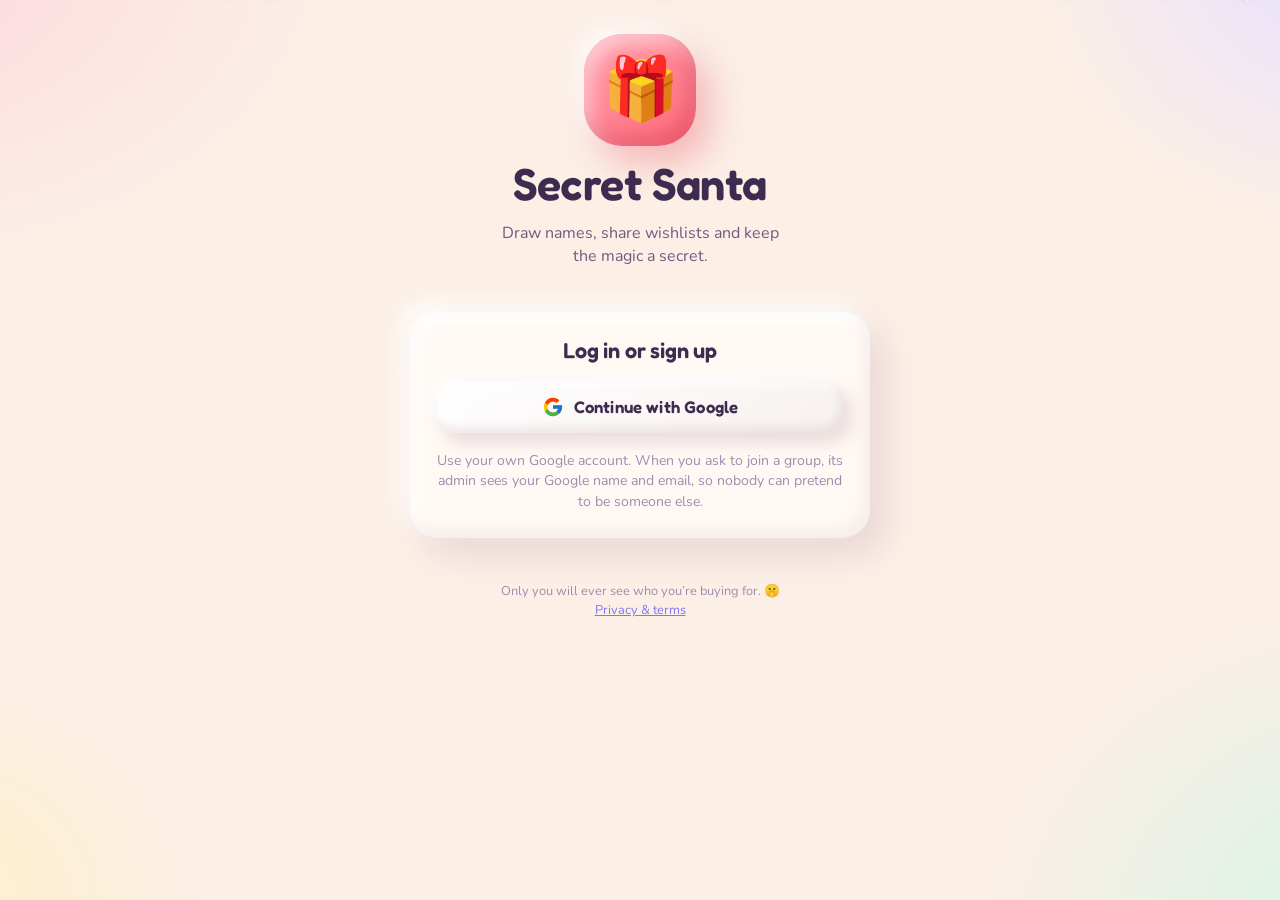
<file: index.html>
<!doctype html>
<html lang="en">
<head>
  <meta charset="utf-8">
  <meta name="viewport" content="width=device-width, initial-scale=1, viewport-fit=cover">
  <meta http-equiv="Content-Security-Policy" content="default-src 'self'; script-src 'self'; style-src 'self' 'unsafe-inline'; img-src 'self' data: https:; font-src 'self'; connect-src 'self' https://*.supabase.co wss://*.supabase.co https://api.microlink.io; object-src 'none'; base-uri 'self'; form-action 'self'">
  <meta name="referrer" content="strict-origin-when-cross-origin">
  <meta name="theme-color" content="#fbefe6">
  <meta name="description" content="Draw names, share wishlists and keep the secret — Secret Santa for your group.">
  <title>Secret Santa 🎁</title>
  <link rel="icon" href="data:image/svg+xml,%3Csvg xmlns='http://www.w3.org/2000/svg' viewBox='0 0 100 100'%3E%3Ctext y='.9em' font-size='90'%3E🎁%3C/text%3E%3C/svg%3E">
  <link rel="preload" href="fonts/fredoka.woff2" as="font" type="font/woff2" crossorigin>
  <link rel="stylesheet" href="css/style.css">
</head>
<body>
  <div class="snow" aria-hidden="true"></div>
  <main id="app" class="app" aria-live="polite">
    <div class="center-screen"><div class="loader-gift">🎁</div></div>
  </main>
  <div id="toasts" class="toasts" role="status" aria-live="polite"></div>
  <noscript><p class="noscript">Please enable JavaScript to use Secret Santa.</p></noscript>

  <script src="js/vendor/supabase.js"></script>
  <script src="js/config.js"></script>
  <script type="module" src="js/app.js"></script>
</body>
</html>
</file>
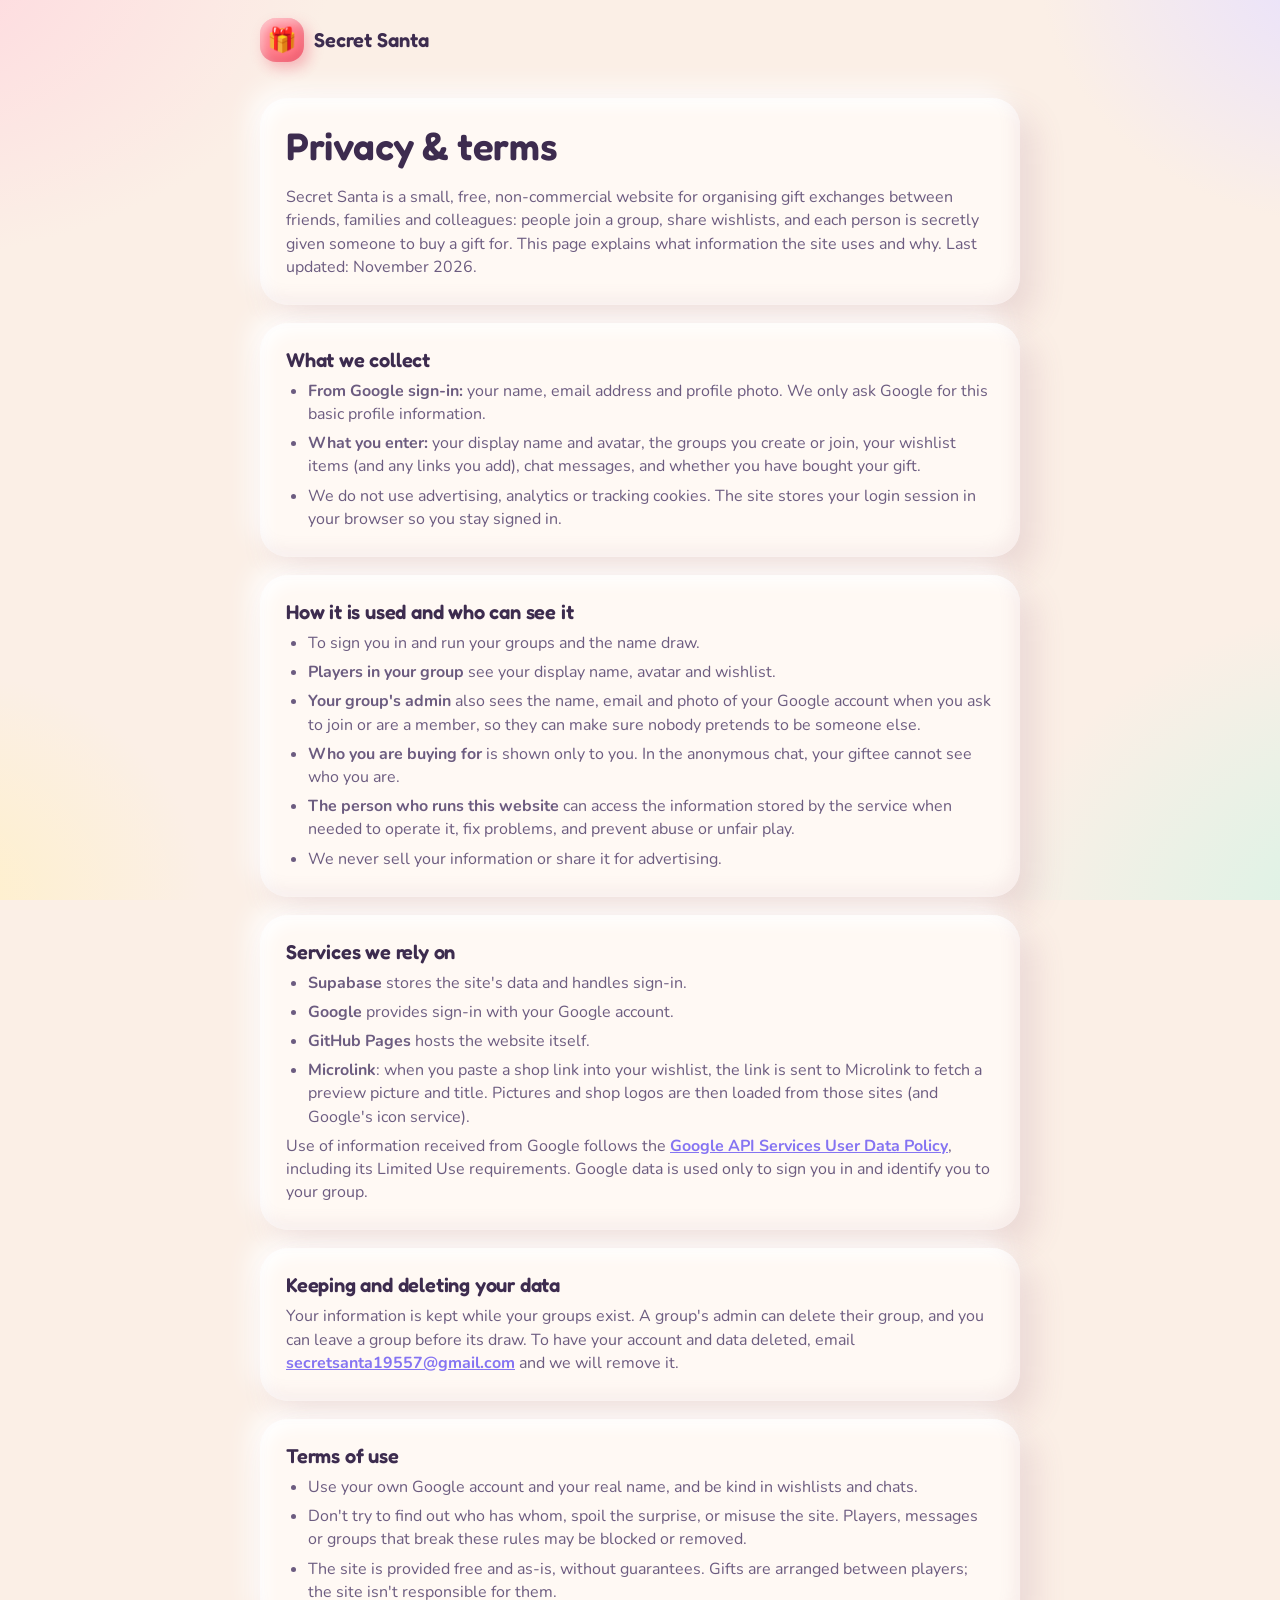
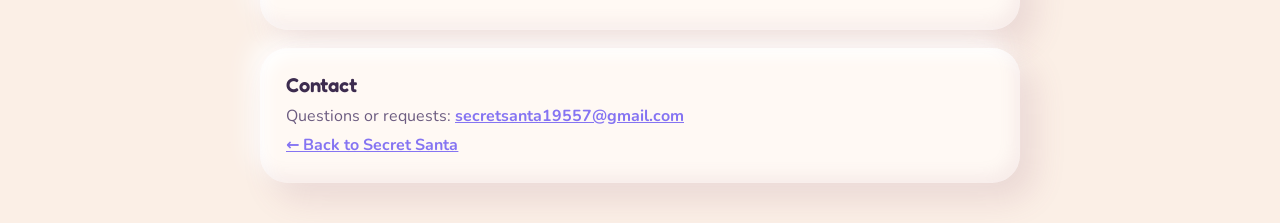
<file: privacy.html>
<!doctype html>
<html lang="en">
<head>
  <meta charset="utf-8">
  <meta name="viewport" content="width=device-width, initial-scale=1, viewport-fit=cover">
  <meta http-equiv="Content-Security-Policy" content="default-src 'self'; style-src 'self' 'unsafe-inline'; img-src 'self' data:; font-src 'self'; object-src 'none'; base-uri 'self'">
  <title>Privacy &amp; terms — Secret Santa</title>
  <link rel="icon" href="data:image/svg+xml,%3Csvg xmlns='http://www.w3.org/2000/svg' viewBox='0 0 100 100'%3E%3Ctext y='.9em' font-size='90'%3E🎁%3C/text%3E%3C/svg%3E">
  <link rel="stylesheet" href="css/style.css">
  <style>
    .doc { max-width: 760px; margin: 0 auto; display: grid; gap: 18px; }
    .doc h1 { font-size: clamp(1.8rem, 6vw, 2.4rem); }
    .doc h2 { font-size: 1.25rem; margin-bottom: 8px; }
    .doc p, .doc li { color: var(--ink-2); }
    .doc ul { margin: 8px 0 0; padding-left: 22px; display: grid; gap: 6px; }
    .doc a { font-weight: 700; }
  </style>
</head>
<body>
<main class="app">
  <div class="doc">
    <header class="topbar">
      <a class="brand" href="./"><div class="brand-badge">🎁</div><span class="brand-name">Secret Santa</span></a>
    </header>

    <section class="card stack">
      <h1>Privacy &amp; terms</h1>
      <p>Secret Santa is a small, free, non-commercial website for organising gift exchanges between friends, families and colleagues:
        people join a group, share wishlists, and each person is secretly given someone to buy a gift for.
        This page explains what information the site uses and why. Last updated: November 2026.</p>
    </section>

    <section class="card">
      <h2>What we collect</h2>
      <ul>
        <li><b>From Google sign-in:</b> your name, email address and profile photo. We only ask Google for this basic profile information.</li>
        <li><b>What you enter:</b> your display name and avatar, the groups you create or join, your wishlist items (and any links you add),
          chat messages, and whether you have bought your gift.</li>
        <li>We do not use advertising, analytics or tracking cookies. The site stores your login session in your browser so you stay signed in.</li>
      </ul>
    </section>

    <section class="card">
      <h2>How it is used and who can see it</h2>
      <ul>
        <li>To sign you in and run your groups and the name draw.</li>
        <li><b>Players in your group</b> see your display name, avatar and wishlist.</li>
        <li><b>Your group's admin</b> also sees the name, email and photo of your Google account when you ask to join or are a member,
          so they can make sure nobody pretends to be someone else.</li>
        <li><b>Who you are buying for</b> is shown only to you. In the anonymous chat, your giftee cannot see who you are.</li>
        <li><b>The person who runs this website</b> can access the information stored by the service when needed to operate it, fix problems,
          and prevent abuse or unfair play.</li>
        <li>We never sell your information or share it for advertising.</li>
      </ul>
    </section>

    <section class="card">
      <h2>Services we rely on</h2>
      <ul>
        <li><b>Supabase</b> stores the site's data and handles sign-in.</li>
        <li><b>Google</b> provides sign-in with your Google account.</li>
        <li><b>GitHub Pages</b> hosts the website itself.</li>
        <li><b>Microlink</b>: when you paste a shop link into your wishlist, the link is sent to Microlink to fetch a preview picture and title.
          Pictures and shop logos are then loaded from those sites (and Google's icon service).</li>
      </ul>
      <p class="mt">Use of information received from Google follows the
        <a href="https://developers.google.com/terms/api-services-user-data-policy" target="_blank" rel="noopener noreferrer">Google API Services User Data Policy</a>,
        including its Limited Use requirements. Google data is used only to sign you in and identify you to your group.</p>
    </section>

    <section class="card">
      <h2>Keeping and deleting your data</h2>
      <p>Your information is kept while your groups exist. A group's admin can delete their group, and you can leave a group before its draw.
        To have your account and data deleted, email <a href="mailto:secretsanta19557@gmail.com">secretsanta19557@gmail.com</a>
        and we will remove it.</p>
    </section>

    <section class="card" id="terms">
      <h2>Terms of use</h2>
      <ul>
        <li>Use your own Google account and your real name, and be kind in wishlists and chats.</li>
        <li>Don't try to find out who has whom, spoil the surprise, or misuse the site. Players, messages or groups that break these rules may be blocked or removed.</li>
        <li>The site is provided free and as-is, without guarantees. Gifts are arranged between players; the site isn't responsible for them.</li>
      </ul>
    </section>

    <section class="card">
      <h2>Contact</h2>
      <p>Questions or requests: <a href="mailto:secretsanta19557@gmail.com">secretsanta19557@gmail.com</a></p>
      <p class="mt"><a href="./">← Back to Secret Santa</a></p>
    </section>
  </div>
</main>
</body>
</html>
</file>
<file: css/style.css>
/* =========================================================
   Secret Santa — Claymorphism theme (mobile-first)
   ========================================================= */
@font-face { font-family: 'Fredoka'; src: url('../fonts/fredoka.woff2') format('woff2'); font-weight: 300 700; font-display: swap; }
@font-face { font-family: 'Nunito'; src: url('../fonts/nunito.woff2') format('woff2'); font-weight: 200 1000; font-display: swap; }

:root {
  --bg: #fbefe6;
  --ink: #3d2c4f;
  --ink-2: #6c5c80;
  --muted: #9b8fae;
  --card: #fff9f4;
  --card-2: #fff3ec;

  --red: #ff7584;   --red-2: #ec5068;
  --green: #4fc69b; --green-2: #2ea77b;
  --gold: #ffc960;  --gold-2: #f2a93b;
  --lav: #a99bff;   --lav-2: #8574f2;
  --sky: #82ccf4;   --sky-2: #4fa8dc;

  --r-xl: 36px; --r-lg: 28px; --r-md: 20px; --r-sm: 14px;

  --clay: 14px 16px 32px rgba(150, 96, 118, .16), -10px -10px 24px rgba(255, 255, 255, .85),
          inset -6px -8px 16px rgba(165, 112, 135, .09), inset 6px 8px 16px rgba(255, 255, 255, .95);
  --clay-sm: 6px 8px 16px rgba(150, 96, 118, .16), -6px -6px 14px rgba(255, 255, 255, .85),
             inset -3px -4px 8px rgba(165, 112, 135, .10), inset 3px 4px 8px rgba(255, 255, 255, .95);
  --inset: inset 4px 5px 10px rgba(150, 96, 118, .15), inset -4px -5px 10px rgba(255, 255, 255, .95);

  --font-head: 'Fredoka', 'Nunito', ui-rounded, system-ui, sans-serif;
  --font-body: 'Nunito', ui-rounded, system-ui, -apple-system, 'Segoe UI', sans-serif;
  --ease-pop: cubic-bezier(.34, 1.56, .64, 1);
}

*, *::before, *::after { box-sizing: border-box; }
[hidden] { display: none !important; }
html { -webkit-text-size-adjust: 100%; }
body {
  margin: 0; min-height: 100dvh; color: var(--ink); background: var(--bg);
  font-family: var(--font-body); font-size: 16px; line-height: 1.45;
  -webkit-font-smoothing: antialiased; -webkit-tap-highlight-color: transparent;
  overflow-x: hidden;
}
body::before {
  content: ''; position: fixed; inset: 0; z-index: -2; pointer-events: none;
  background:
    radial-gradient(60vmax 40vmax at -10% -5%, #ffd6de 0%, transparent 60%),
    radial-gradient(55vmax 45vmax at 110% 105%, #d3f4e6 0%, transparent 60%),
    radial-gradient(40vmax 35vmax at 105% -5%, #e7e0ff 0%, transparent 60%),
    radial-gradient(35vmax 30vmax at -5% 100%, #fff0c9 0%, transparent 60%),
    var(--bg);
}
h1, h2, h3, h4 { font-family: var(--font-head); font-weight: 600; margin: 0; line-height: 1.15; letter-spacing: -.01em; }
p { margin: 0; }
a { color: var(--lav-2); }
button, input, textarea, select { font: inherit; color: inherit; }
button { cursor: pointer; }
:focus-visible { outline: 3px solid var(--lav); outline-offset: 3px; border-radius: 12px; }
.sr-only { position: absolute; width: 1px; height: 1px; overflow: hidden; clip: rect(0 0 0 0); white-space: nowrap; }
.ic { width: 1.2em; height: 1.2em; fill: none; stroke: currentColor; stroke-width: 2.2; stroke-linecap: round; stroke-linejoin: round; flex: none; }

/* ---------- Layout ---------- */
.app {
  max-width: 1080px; margin: 0 auto;
  padding: calc(12px + env(safe-area-inset-top)) 16px calc(40px + env(safe-area-inset-bottom));
  position: relative;
}
.stack { display: grid; gap: 18px; grid-template-columns: minmax(0, 1fr); }
.stack-sm { display: grid; gap: 10px; grid-template-columns: minmax(0, 1fr); }
.row { display: flex; align-items: center; gap: 10px; }
.row.wrap { flex-wrap: wrap; }
.spread { justify-content: space-between; }
.grow { flex: 1; min-width: 0; }
.center-screen { min-height: 80dvh; display: grid; place-items: center; text-align: center; }
.narrow { max-width: 460px; margin: 0 auto; width: 100%; }
.muted { color: var(--muted); }
.small { font-size: .88rem; }
.tiny { font-size: .78rem; }
.center { text-align: center; }
.mt { margin-top: 6px; }
.ellipsis { overflow: hidden; text-overflow: ellipsis; white-space: nowrap; }

.grid-2 { display: grid; gap: 18px; grid-template-columns: minmax(0, 1fr); }
.grid-2 > .col { display: grid; gap: 18px; grid-template-columns: minmax(0, 1fr); align-content: start; }
@media (min-width: 860px) {
  .app { padding-left: 28px; padding-right: 28px; }
  .grid-2 { grid-template-columns: minmax(0, 1fr) minmax(0, 1fr); align-items: start; }
}

/* ---------- Clay surfaces ---------- */
.clay { background: var(--card); border-radius: var(--r-lg); box-shadow: var(--clay); }
.card { background: var(--card); border-radius: var(--r-lg); box-shadow: var(--clay); padding: 20px; }
@media (min-width: 860px) { .card { padding: 26px; } }
.card h2 { font-size: 1.35rem; }
.card h3 { font-size: 1.12rem; }
.card-head { display: flex; align-items: center; justify-content: space-between; gap: 10px; margin-bottom: 14px; }
.card-head .count { font-family: var(--font-head); color: var(--muted); font-weight: 500; }

.card.tint-red   { background: linear-gradient(150deg, #ffe3e6, #ffd2d8); }
.card.tint-green { background: linear-gradient(150deg, #dcf7ec, #c9f0df); }
.card.tint-gold  { background: linear-gradient(150deg, #fff1cf, #ffe6ad); }
.card.tint-lav   { background: linear-gradient(150deg, #ece8ff, #ddd6ff); }
.card.tint-sky   { background: linear-gradient(150deg, #e0f3fd, #cdeafa); }

.inset { background: var(--card-2); border-radius: var(--r-md); box-shadow: var(--inset); }

/* ---------- Top bar ---------- */
.topbar { display: flex; align-items: center; gap: 12px; padding: 6px 0 18px; }
.brand { display: flex; align-items: center; gap: 10px; text-decoration: none; color: var(--ink); min-width: 0; }
.brand-badge {
  width: 44px; height: 44px; border-radius: 16px; display: grid; place-items: center; font-size: 24px; flex: none;
  background: linear-gradient(145deg, #ff97a2, #ff6b7b);
  box-shadow: 5px 7px 14px rgba(236, 80, 104, .35), inset -3px -4px 8px rgba(180, 30, 60, .22), inset 3px 4px 8px rgba(255, 255, 255, .5);
}
.brand-name { font-family: var(--font-head); font-weight: 600; font-size: 1.25rem; }
.topbar .title { font-family: var(--font-head); font-size: 1.2rem; font-weight: 600; }

.icon-btn {
  width: 44px; height: 44px; border-radius: 16px; border: 0; display: grid; place-items: center; flex: none;
  background: var(--card); box-shadow: var(--clay-sm); color: var(--ink);
  transition: transform .15s var(--ease-pop), box-shadow .15s;
}
.icon-btn:active { transform: scale(.92); box-shadow: var(--inset); }
.icon-btn.sm { width: 36px; height: 36px; border-radius: 12px; }
.icon-btn.danger { color: var(--red-2); }
.avatar-btn { font-size: 22px; }

/* ---------- Buttons ---------- */
.btn {
  --c1: #fff; --c2: #f6ece6; --tx: var(--ink); --sh: rgba(150, 96, 118, .2); --dk: rgba(165, 112, 135, .14);
  appearance: none; border: 0; border-radius: 20px; padding: 14px 22px; min-height: 52px;
  display: inline-flex; align-items: center; justify-content: center; gap: 10px;
  font-family: var(--font-head); font-weight: 600; font-size: 1.05rem; letter-spacing: .01em;
  color: var(--tx); background: linear-gradient(145deg, var(--c1), var(--c2));
  box-shadow: 7px 9px 18px var(--sh), -5px -5px 12px rgba(255, 255, 255, .7),
              inset -4px -6px 10px var(--dk), inset 4px 6px 10px rgba(255, 255, 255, .55);
  transition: transform .18s var(--ease-pop), box-shadow .18s, filter .2s;
  text-decoration: none; user-select: none; white-space: nowrap;
}
.btn:hover { filter: brightness(1.03); }
.btn:active { transform: scale(.96) translateY(1px); box-shadow: 3px 4px 10px var(--sh), inset -2px -3px 6px var(--dk), inset 6px 8px 14px rgba(0, 0, 0, .06); }
.btn[disabled] { opacity: .55; pointer-events: none; filter: saturate(.6); }
.btn.block { width: 100%; }
.btn { max-width: 100%; overflow: hidden; text-overflow: ellipsis; }
.btn.sm { min-height: 40px; padding: 9px 16px; font-size: .95rem; border-radius: 15px; }
.btn.red   { --c1: #ff919d; --c2: #ff6477; --tx: #fff; --sh: rgba(236, 80, 104, .38); --dk: rgba(170, 25, 55, .26); }
.btn.green { --c1: #6ddbb1; --c2: #3fbd8d; --tx: #fff; --sh: rgba(46, 167, 123, .38); --dk: rgba(15, 110, 75, .26); }
.btn.gold  { --c1: #ffd77f; --c2: #ffbd45; --tx: #5a3b00; --sh: rgba(242, 169, 59, .4); --dk: rgba(170, 100, 0, .2); }
.btn.lav   { --c1: #bdb2ff; --c2: #9586f7; --tx: #fff; --sh: rgba(133, 116, 242, .38); --dk: rgba(70, 50, 190, .25); }
.btn.ghost { background: transparent; box-shadow: none; color: var(--ink-2); min-height: 44px; }
.btn.ghost:active { box-shadow: var(--inset); }
.btn.danger-text { background: transparent; box-shadow: none; color: var(--red-2); min-height: 44px; }
.btn .spinner { width: 18px; height: 18px; border-radius: 50%; border: 3px solid currentColor; border-right-color: transparent; animation: spin .7s linear infinite; }
@keyframes spin { to { transform: rotate(360deg); } }

.btn-google { --c1: #ffffff; --c2: #f7f1ee; }
.btn-google svg { width: 22px; height: 22px; }

/* ---------- Forms ---------- */
.field { display: grid; gap: 7px; }
.field > span { font-weight: 700; font-size: .9rem; color: var(--ink-2); padding-left: 6px; }
.input, .field input, .field textarea, .field select {
  width: 100%; border: 0; border-radius: 18px; padding: 14px 16px; font-size: 16px;
  background: var(--card-2); box-shadow: var(--inset); color: var(--ink); outline: none;
  transition: box-shadow .2s;
}
.field textarea { resize: vertical; min-height: 88px; }
.input:focus, .field input:focus, .field textarea:focus, .field select:focus {
  box-shadow: var(--inset), 0 0 0 3px rgba(169, 155, 255, .55);
}
.input::placeholder, .field input::placeholder, .field textarea::placeholder { color: #b6abc4; }
.otp-input { font-family: var(--font-head); font-size: 1.7rem !important; letter-spacing: .45em; text-align: center; font-weight: 600; }
.code-input { font-family: var(--font-head); font-size: 1.5rem !important; letter-spacing: .3em; text-align: center; text-transform: uppercase; font-weight: 600; }
.phone-row { display: grid; grid-template-columns: 92px 1fr; gap: 10px; }

.seg {
  display: grid; grid-auto-flow: column; grid-auto-columns: 1fr; gap: 6px; padding: 6px;
  border-radius: 22px; background: var(--card-2); box-shadow: var(--inset);
}
.seg button {
  border: 0; background: transparent; border-radius: 17px; padding: 11px 10px; font-family: var(--font-head);
  font-weight: 600; color: var(--ink-2); display: inline-flex; align-items: center; justify-content: center; gap: 8px;
  transition: background .2s, box-shadow .2s, color .2s; position: relative; white-space: nowrap;
}
.seg button[aria-selected="true"] { background: var(--card); box-shadow: var(--clay-sm); color: var(--ink); }
.seg .dot { position: absolute; top: 7px; right: 9px; }

.divider { display: flex; align-items: center; gap: 12px; color: var(--muted); font-weight: 700; font-size: .85rem; }
.divider::before, .divider::after { content: ''; flex: 1; height: 3px; border-radius: 3px; background: rgba(155, 143, 174, .18); }

.switch { display: flex; align-items: center; justify-content: space-between; gap: 14px; cursor: pointer; }
.switch input { appearance: none; width: 56px; height: 32px; border-radius: 20px; background: var(--card-2); box-shadow: var(--inset); position: relative; flex: none; cursor: pointer; transition: background .2s; }
.switch input::after { content: ''; position: absolute; top: 4px; left: 4px; width: 24px; height: 24px; border-radius: 50%; background: #fff; box-shadow: 2px 3px 6px rgba(150, 96, 118, .3); transition: transform .25s var(--ease-pop); }
.switch input:checked { background: var(--green); }
.switch input:checked::after { transform: translateX(24px); }

/* ---------- Chips, avatars, lists ---------- */
.chip { display: inline-flex; align-items: center; gap: 6px; padding: 6px 12px; border-radius: 999px; font-weight: 700; font-size: .84rem; background: rgba(255, 255, 255, .7); box-shadow: var(--clay-sm); white-space: nowrap; }
.chip.red { background: #ffe0e4; color: #c23852; }
.chip.green { background: #d6f5e8; color: #1f8761; }
.chip.gold { background: #fff0c8; color: #946100; }
.chip.lav { background: #e8e3ff; color: #5b4bd1; }
.chip.flat { box-shadow: none; }
.dot { width: 10px; height: 10px; border-radius: 50%; background: var(--red-2); box-shadow: 0 0 0 3px rgba(255, 255, 255, .9); display: inline-block; }

.avatar { width: 46px; height: 46px; border-radius: 17px; display: grid; place-items: center; font-size: 24px; flex: none; background: var(--card); box-shadow: var(--clay-sm); }
.avatar.lg { width: 84px; height: 84px; border-radius: 30px; font-size: 46px; }
.avatar.xl { width: 104px; height: 104px; border-radius: 36px; font-size: 58px; }

.list { display: grid; gap: 10px; }
.list-item { display: flex; align-items: center; gap: 12px; padding: 10px 12px; border-radius: 20px; background: rgba(255, 255, 255, .55); }
.list-item .name { font-weight: 800; }
.badge { font-size: .72rem; font-weight: 800; text-transform: uppercase; letter-spacing: .06em; padding: 3px 8px; border-radius: 8px; }
.badge.admin { background: #fff0c8; color: #946100; }
.badge.you { background: #e8e3ff; color: #5b4bd1; }

/* ---------- Auth ---------- */
.hero { text-align: center; padding: 22px 0 8px; display: grid; justify-items: center; gap: 12px; }
.hero-gift {
  width: 112px; height: 112px; border-radius: 38px; display: grid; place-items: center; font-size: 62px;
  background: linear-gradient(145deg, #ff9eaa, #ff6b7b);
  box-shadow: 14px 18px 34px rgba(236, 80, 104, .35), -8px -8px 20px rgba(255, 255, 255, .8),
              inset -8px -10px 18px rgba(170, 25, 55, .25), inset 8px 10px 18px rgba(255, 255, 255, .5);
  animation: bob 3.4s ease-in-out infinite;
}
.hero h1 { font-size: clamp(2rem, 8vw, 2.8rem); }
.hero p { color: var(--ink-2); max-width: 30ch; }
@keyframes bob { 0%, 100% { transform: translateY(0) rotate(-3deg); } 50% { transform: translateY(-10px) rotate(3deg); } }

/* ---------- Home ---------- */
.greet h1 { font-size: clamp(1.7rem, 6.5vw, 2.3rem); }
.greet p { color: var(--ink-2); margin-top: 4px; }
.actions { display: grid; grid-template-columns: 1fr 1fr; gap: 14px; }
.action-tile {
  border: 0; text-align: left; padding: 18px; border-radius: var(--r-lg); min-height: 132px;
  display: grid; align-content: space-between; gap: 12px; color: #fff;
  transition: transform .2s var(--ease-pop), box-shadow .2s;
}
.action-tile:active { transform: scale(.96); }
.action-tile .emo { font-size: 34px; width: 54px; height: 54px; border-radius: 18px; display: grid; place-items: center; background: rgba(255, 255, 255, .28); box-shadow: inset 2px 3px 6px rgba(255, 255, 255, .5), inset -2px -3px 6px rgba(0, 0, 0, .08); }
.action-tile b { font-family: var(--font-head); font-size: 1.15rem; font-weight: 600; display: block; }
.action-tile small { opacity: .9; font-weight: 600; }
.action-tile.red { background: linear-gradient(150deg, #ff97a3, #ff6578); box-shadow: 10px 14px 26px rgba(236, 80, 104, .35), inset -6px -8px 14px rgba(170, 25, 55, .22), inset 6px 8px 14px rgba(255, 255, 255, .45); }
.action-tile.green { background: linear-gradient(150deg, #72ddb5, #3fbd8d); box-shadow: 10px 14px 26px rgba(46, 167, 123, .35), inset -6px -8px 14px rgba(15, 110, 75, .22), inset 6px 8px 14px rgba(255, 255, 255, .45); }

.groups { display: grid; gap: 14px; }
@media (min-width: 640px) { .groups { grid-template-columns: repeat(2, 1fr); } }
@media (min-width: 980px) { .groups { grid-template-columns: repeat(3, 1fr); } }
.group-card {
  text-decoration: none; text-align: left; border: 0; padding: 18px; display: grid; gap: 12px; color: var(--ink);
  transition: transform .2s var(--ease-pop);
}
.group-card:active { transform: scale(.97); }
.group-card .gname { font-family: var(--font-head); font-weight: 600; font-size: 1.2rem; }
.group-card .meta { display: flex; flex-wrap: wrap; gap: 8px; }

.empty { text-align: center; padding: 34px 20px; display: grid; gap: 8px; justify-items: center; }
.empty .big { font-size: 54px; }

/* ---------- Group ---------- */
.group-hero { position: relative; overflow: hidden; }
.group-hero h1 { font-size: clamp(1.6rem, 6.5vw, 2.2rem); word-break: break-word; }
.group-hero .deco { position: absolute; right: -10px; top: -14px; font-size: 92px; opacity: .22; transform: rotate(14deg); pointer-events: none; }
.group-hero .note { color: var(--ink-2); white-space: pre-wrap; word-break: break-word; }
.countdown { font-family: var(--font-head); font-weight: 600; }

.invite-code {
  font-family: var(--font-head); font-weight: 700; font-size: clamp(2rem, 10vw, 2.7rem); letter-spacing: .22em;
  text-align: center; padding: 16px 10px 16px calc(10px + .22em); color: var(--lav-2);
}
.btn-row { display: grid; grid-template-columns: 1fr 1fr; gap: 12px; }

.wish { display: flex; align-items: flex-start; gap: 10px; padding: 12px 14px; border-radius: 18px; background: rgba(255, 255, 255, .6); }
.wish .t { font-weight: 700; word-break: break-word; }
.wish a { display: inline-flex; align-items: center; gap: 4px; font-weight: 700; font-size: .88rem; text-decoration: none; word-break: break-all; }
.wish .bullet { font-size: 18px; line-height: 1.3; }

.person-wishes { padding: 16px; border-radius: var(--r-md); background: rgba(255, 255, 255, .5); display: grid; gap: 10px; }
.person-wishes.highlight { background: linear-gradient(150deg, #fff1cf, #ffe6ad); }

/* Waiting */
.waiting { text-align: center; display: grid; gap: 14px; justify-items: center; padding: 30px 20px; }
.hat { font-size: 76px; animation: shake 1.6s ease-in-out infinite; transform-origin: 50% 90%; }
@keyframes shake { 0%, 100% { transform: rotate(0); } 15% { transform: rotate(-9deg); } 30% { transform: rotate(8deg); } 45% { transform: rotate(-6deg); } 60% { transform: rotate(4deg); } 75% { transform: rotate(0); } }
.sparkles { display: flex; gap: 14px; font-size: 22px; }
.sparkles span { animation: twinkle 1.4s ease-in-out infinite; }
.sparkles span:nth-child(2) { animation-delay: .25s; } .sparkles span:nth-child(3) { animation-delay: .5s; }
@keyframes twinkle { 0%, 100% { opacity: .25; transform: scale(.7); } 50% { opacity: 1; transform: scale(1.15); } }
.waiting .msg { font-family: var(--font-head); font-size: 1.15rem; min-height: 1.4em; transition: opacity .3s; }

/* Giftee card */
.secret {
  position: relative; text-align: center; padding: 26px 20px; display: grid; gap: 12px; justify-items: center;
  border: 0; width: 100%; color: var(--ink); cursor: pointer;
}
.secret .who { font-family: var(--font-head); font-weight: 700; font-size: clamp(1.8rem, 8vw, 2.4rem); word-break: break-word; transition: filter .35s, opacity .35s; }
.secret .avatar { transition: filter .35s; }
.secret.hidden .who, .secret.hidden .avatar { filter: blur(14px); opacity: .7; }
.secret .peek { font-weight: 800; font-size: .88rem; color: var(--ink-2); display: inline-flex; gap: 6px; align-items: center; }

/* ---------- Sheets / dialogs ---------- */
.sheet-overlay {
  position: fixed; inset: 0; z-index: 60; background: rgba(61, 44, 79, .32); backdrop-filter: blur(3px); -webkit-backdrop-filter: blur(3px);
  display: flex; align-items: flex-end; justify-content: center; opacity: 0; transition: opacity .22s;
}
.sheet-overlay.open { opacity: 1; }
.sheet {
  width: 100%; max-width: 560px; max-height: 92dvh; overflow: auto; overscroll-behavior: contain;
  background: var(--card); border-radius: 34px 34px 0 0; padding: 10px 20px calc(24px + env(safe-area-inset-bottom));
  box-shadow: 0 -10px 40px rgba(61, 44, 79, .18), inset 0 8px 16px rgba(255, 255, 255, .9);
  transform: translateY(40px); transition: transform .3s var(--ease-pop);
}
.sheet-overlay.open .sheet { transform: none; }
.sheet.tall { height: 86dvh; display: flex; flex-direction: column; }
.sheet-handle { width: 46px; height: 6px; border-radius: 6px; background: rgba(155, 143, 174, .35); margin: 4px auto 10px; }
.sheet-head { display: flex; align-items: center; justify-content: space-between; gap: 12px; margin-bottom: 16px; }
.sheet-head h3 { font-size: 1.3rem; }
@media (min-width: 640px) {
  .sheet-overlay { align-items: center; padding: 24px; }
  .sheet { border-radius: 34px; padding: 18px 26px 26px; box-shadow: var(--clay); }
  .sheet-handle { display: none; }
  .sheet.tall { height: min(720px, 86dvh); }
}

.avatar-grid { display: grid; grid-template-columns: repeat(auto-fill, minmax(52px, 1fr)); gap: 10px; }
.avatar-grid button { aspect-ratio: 1; border: 0; border-radius: 16px; font-size: 26px; background: var(--card-2); box-shadow: var(--inset); transition: transform .15s var(--ease-pop); }
.avatar-grid button[aria-pressed="true"] { background: #fff; box-shadow: var(--clay-sm), 0 0 0 3px var(--lav); transform: scale(1.06); }

/* Chat */
.chat-body { flex: 1; overflow: auto; display: flex; flex-direction: column; gap: 8px; padding: 14px; border-radius: 24px; background: var(--card-2); box-shadow: var(--inset); min-height: 160px; }
.bubble { max-width: 82%; padding: 10px 14px; border-radius: 20px; word-break: break-word; white-space: pre-wrap; box-shadow: var(--clay-sm); }
.bubble.me { align-self: flex-end; background: linear-gradient(145deg, #bdb2ff, #9a8cf8); color: #fff; border-bottom-right-radius: 6px; }
.bubble.them { align-self: flex-start; background: #fff; border-bottom-left-radius: 6px; }
.bubble time { display: block; font-size: .7rem; opacity: .7; margin-top: 3px; }
.chat-form { display: flex; gap: 10px; margin-top: 12px; }
.chat-form textarea { flex: 1; resize: none; min-height: 52px; max-height: 120px; }

/* ---------- Reveal ---------- */
.reveal {
  position: fixed; inset: 0; z-index: 80; display: grid; place-items: center; padding: 20px;
  background: radial-gradient(circle at 50% 40%, rgba(255, 214, 222, .55), rgba(61, 44, 79, .6));
  backdrop-filter: blur(8px); -webkit-backdrop-filter: blur(8px);
  opacity: 0; transition: opacity .35s;
}
.reveal.open { opacity: 1; }
.reveal-card { width: 100%; max-width: 440px; padding: 26px 22px; text-align: center; display: grid; gap: 18px; justify-items: center; }
.reveal-card h2 { font-size: 1.45rem; }
.reel-wrap { position: relative; width: 100%; --ih: 60px; }
.reel {
  height: calc(var(--ih) * 5); overflow: hidden; border-radius: 28px; background: var(--card-2); box-shadow: var(--inset);
  -webkit-mask-image: linear-gradient(transparent 0%, #000 30%, #000 70%, transparent 100%);
          mask-image: linear-gradient(transparent 0%, #000 30%, #000 70%, transparent 100%);
}
.reel-track { will-change: transform; }
.reel-item { height: var(--ih); display: flex; align-items: center; justify-content: center; gap: 10px; font-family: var(--font-head); font-weight: 600; font-size: 1.4rem; padding: 0 16px; white-space: nowrap; overflow: hidden; text-overflow: ellipsis; }
.reel-item .e { font-size: 1.5rem; }
.reel-lens {
  position: absolute; left: 8px; right: 8px; top: calc(var(--ih) * 2); height: var(--ih); border-radius: 20px; pointer-events: none;
  box-shadow: 0 0 0 3px rgba(255, 117, 132, .7), 6px 8px 18px rgba(236, 80, 104, .25), inset 0 0 0 999px rgba(255, 255, 255, .25);
}
.reel-lens::before, .reel-lens::after { content: '▶'; position: absolute; top: 50%; transform: translateY(-50%); color: var(--red-2); font-size: 14px; }
.reel-lens::before { left: -2px; transform: translate(-100%, -50%); }
.reel-lens::after { right: -2px; transform: translate(100%, -50%) scaleX(-1); }
.result { display: grid; gap: 12px; justify-items: center; animation: pop .6s var(--ease-pop) both; }
.result .who { font-family: var(--font-head); font-size: clamp(2rem, 9vw, 2.7rem); font-weight: 700; color: var(--red-2); word-break: break-word; }
@keyframes pop { from { transform: scale(.6); opacity: 0; } to { transform: none; opacity: 1; } }
.confetti { position: fixed; inset: 0; pointer-events: none; z-index: 90; }

/* ---------- Toasts ---------- */
.toasts { position: fixed; left: 0; right: 0; bottom: calc(18px + env(safe-area-inset-bottom)); z-index: 120; display: grid; justify-items: center; gap: 8px; pointer-events: none; padding: 0 16px; }
.toast {
  pointer-events: auto; max-width: 460px; padding: 13px 18px; border-radius: 18px; font-weight: 700; background: #3d2c4f; color: #fff;
  box-shadow: 8px 10px 24px rgba(61, 44, 79, .3), inset 2px 3px 6px rgba(255, 255, 255, .15); animation: toastIn .35s var(--ease-pop);
}
.toast.error { background: #d9415a; }
.toast.ok { background: #2a9c73; }
@keyframes toastIn { from { transform: translateY(20px) scale(.9); opacity: 0; } }

/* ---------- Misc ---------- */
.loader-gift { font-size: 64px; animation: bob 1.6s ease-in-out infinite; }
.banner { display: flex; gap: 12px; align-items: center; padding: 14px 16px; border-radius: 22px; }
.banner .emo { font-size: 30px; }
.noscript { text-align: center; padding: 40px; }
.link-btn { background: none; border: 0; padding: 4px; color: var(--lav-2); font-weight: 800; text-decoration: underline; text-underline-offset: 3px; }
.link-btn[disabled] { color: var(--muted); text-decoration: none; }
.kbd-hint { font-size: .8rem; color: var(--muted); }
.fade-in { animation: fadeIn .35s ease both; }
@keyframes fadeIn { from { opacity: 0; transform: translateY(8px); } }
footer.foot { text-align: center; color: var(--muted); font-size: .8rem; padding-top: 26px; }

/* Snow */
.snow { position: fixed; inset: 0; pointer-events: none; z-index: -1; overflow: hidden; }
.flake { position: absolute; top: -20px; color: #fff; text-shadow: 0 0 6px rgba(200, 170, 210, .6); animation: fall linear infinite; opacity: .85; }
@keyframes fall { to { transform: translate3d(var(--drift, 30px), 110vh, 0) rotate(240deg); } }

@media (prefers-reduced-motion: reduce) {
  *, *::before, *::after { animation-duration: .01ms !important; animation-iteration-count: 1 !important; transition-duration: .01ms !important; }
  .snow { display: none; }
}

/* ---------- v2: admin tools ---------- */
.crown { display: inline-block; margin-right: 6px; font-size: .95em; transform: translateY(-1px); }
.bold { font-weight: 800; }
.badge.locked { background: #ffe0e4; color: #c23852; text-transform: none; letter-spacing: 0; }
.badge.ready { background: #d6f5e8; color: #1f8761; text-transform: none; letter-spacing: 0; }
.badge.notyet { background: #f1ecf7; color: var(--ink-2); text-transform: none; letter-spacing: 0; }
.notice { padding: 14px 16px; border-radius: 18px; background: rgba(255, 255, 255, .65); box-shadow: var(--inset); font-weight: 700; color: var(--ink-2); }
.announce { display: flex; gap: 14px; align-items: flex-start; padding: 16px 18px; }
.announce .emo { font-size: 30px; line-height: 1; }
.announce-text { font-weight: 700; white-space: pre-wrap; word-break: break-word; margin-top: 2px; }
.progress { height: 14px; border-radius: 10px; background: var(--card-2); box-shadow: var(--inset); overflow: hidden; }
.progress > span { display: block; height: 100%; border-radius: 10px; background: linear-gradient(90deg, #6ddbb1, #3fbd8d); box-shadow: inset 0 3px 4px rgba(255, 255, 255, .45); transition: width .5s var(--ease-pop); }
.mono-code { font-family: var(--font-head); letter-spacing: .18em; color: var(--lav-2); font-size: 1.15rem; }
select.input { appearance: none; -webkit-appearance: none; padding-right: 34px; cursor: pointer;
  background-image: linear-gradient(45deg, transparent 50%, var(--ink-2) 50%), linear-gradient(135deg, var(--ink-2) 50%, transparent 50%);
  background-position: calc(100% - 18px) 52%, calc(100% - 13px) 52%; background-size: 5px 5px; background-repeat: no-repeat; }
.seg.four button { padding: 11px 4px; gap: 5px; font-size: .95rem; }
@media (max-width: 420px) { .seg.four .ic { display: none; } }

/* ---------- v3: link pictures ---------- */
.wish { align-items: center; }
.thumb { width: 64px; height: 64px; flex: none; border-radius: 16px; overflow: hidden; display: grid; place-items: center;
  background: #fff; box-shadow: var(--clay-sm); font-size: 28px; text-decoration: none; }
.thumb img { width: 100%; height: 100%; display: block; }
.thumb.photo img { object-fit: cover; }
.thumb.logo img { width: 58%; height: 58%; object-fit: contain; }
.thumb.emoji { background: linear-gradient(145deg, #fff3d6, #ffe6ad); }
.wish .site-link { display: inline-flex; align-items: center; gap: 4px; font-weight: 700; font-size: .85rem; text-decoration: none; margin-top: 2px; max-width: 100%;
  overflow: hidden; text-overflow: ellipsis; white-space: nowrap; }
.link-preview { display: flex; gap: 12px; align-items: center; padding: 10px 12px; border-radius: 18px; background: rgba(255, 255, 255, .7); box-shadow: var(--inset); }
.link-preview .thumb { width: 52px; height: 52px; border-radius: 14px; }
.link-preview .t { font-weight: 700; font-size: .92rem; }
.clamp2 { display: -webkit-box; -webkit-line-clamp: 2; -webkit-box-orient: vertical; overflow: hidden; }

/* ---------- v4: system notices ---------- */
.bell-btn { position: relative; }
.bell-count { position: absolute; top: -5px; right: -5px; min-width: 20px; height: 20px; padding: 0 5px; border-radius: 10px;
  background: #e5484d; color: #fff; font: 800 .72rem/20px system-ui, sans-serif; text-align: center; box-shadow: 0 0 0 3px var(--bg); }
.sys-overlay { position: fixed; inset: 0; z-index: 110; display: grid; place-items: center; padding: 18px;
  background: rgba(18, 14, 34, .55); backdrop-filter: blur(6px); -webkit-backdrop-filter: blur(6px); opacity: 0; transition: opacity .25s; }
.sys-overlay.open { opacity: 1; }
.sys-card { width: 100%; max-width: 480px; justify-self: center; border-radius: 22px; padding: 16px 16px 14px; display: grid; gap: 8px;
  color: #eceefe; background: linear-gradient(165deg, #2c2a55, #1c1a37);
  box-shadow: 0 16px 36px rgba(18, 14, 34, .3), inset 0 1px 0 rgba(255, 255, 255, .08);
  font-family: -apple-system, BlinkMacSystemFont, 'Segoe UI', Roboto, system-ui, sans-serif; border-left: 5px solid #f5b83d; }
.sys-card.lvl-alert { border-left-color: #e5484d; }
.sys-card.lvl-info { border-left-color: #5b9cf5; }
.sys-card.read { opacity: .72; }
.sys-card.big { padding: 20px 18px 16px; animation: pop .45s var(--ease-pop) both; }
.sys-head { display: flex; justify-content: space-between; align-items: center; gap: 8px; }
.sys-pill { font-size: .7rem; font-weight: 800; letter-spacing: .08em; text-transform: uppercase; padding: 4px 9px; border-radius: 8px; background: rgba(255, 255, 255, .12); }
.sys-time, .sys-from { font-size: .76rem; color: #a9abd0; }
.sys-title { font-weight: 800; font-size: 1.08rem; color: #fff; }
.sys-card.big .sys-title { font-size: 1.2rem; }
.sys-body { font-size: .94rem; line-height: 1.45; color: #dcdef6; white-space: pre-wrap; word-break: break-word; }
.sys-about { font-size: .85rem; color: #c9cbef; padding: 7px 10px; border-radius: 10px; background: rgba(255, 255, 255, .07); }
.sys-actions { display: grid; gap: 8px; margin-top: 4px; }
.sys-btn { appearance: none; border: 1px solid rgba(255, 255, 255, .16); border-radius: 12px; min-height: 44px; padding: 10px 14px; cursor: pointer;
  background: rgba(255, 255, 255, .1); color: #fff; font: 700 .93rem system-ui, -apple-system, 'Segoe UI', sans-serif; display: inline-flex; align-items: center; justify-content: center; gap: 8px; }
.sys-btn:active { transform: scale(.98); }
.sys-btn.danger { background: #e5484d; border-color: #e5484d; }
.sys-btn.ghost { background: transparent; color: #c9cbef; }
.sys-btn[disabled] { opacity: .6; }
.sys-btn .spinner { width: 16px; height: 16px; border-radius: 50%; border: 3px solid currentColor; border-right-color: transparent; animation: spin .7s linear infinite; }
@media (min-width: 640px) { .sys-actions { grid-template-columns: 1fr 1fr; } .sys-actions .sys-btn.danger { grid-column: 1 / -1; } }

/* ---------- v5: join requests ---------- */
.req { display: grid; gap: 10px; padding: 12px; border-radius: 18px; background: rgba(255, 255, 255, .7); }
.req-photo { width: 46px; height: 46px; border-radius: 17px; object-fit: cover; flex: none; box-shadow: var(--clay-sm); }
.warn-line { color: #b4233f; font-weight: 800; margin-top: 2px; }
</file>
